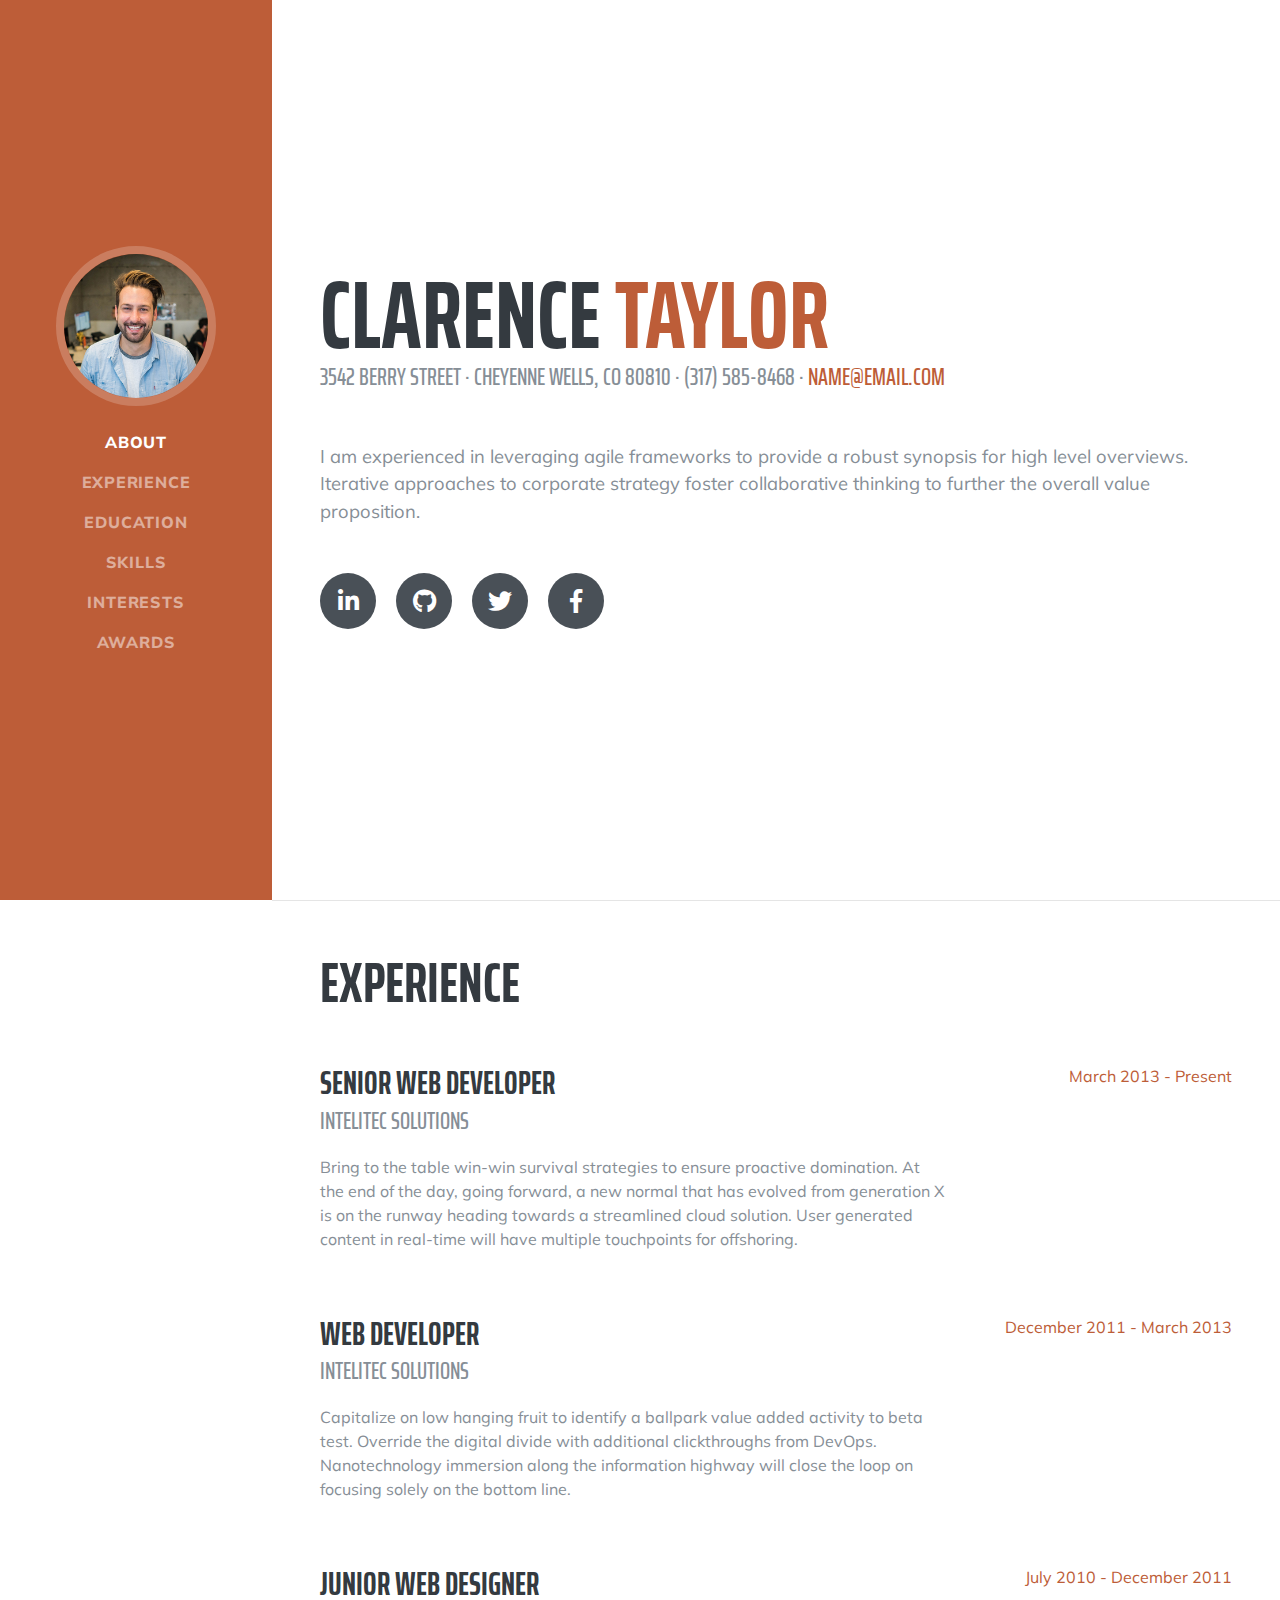
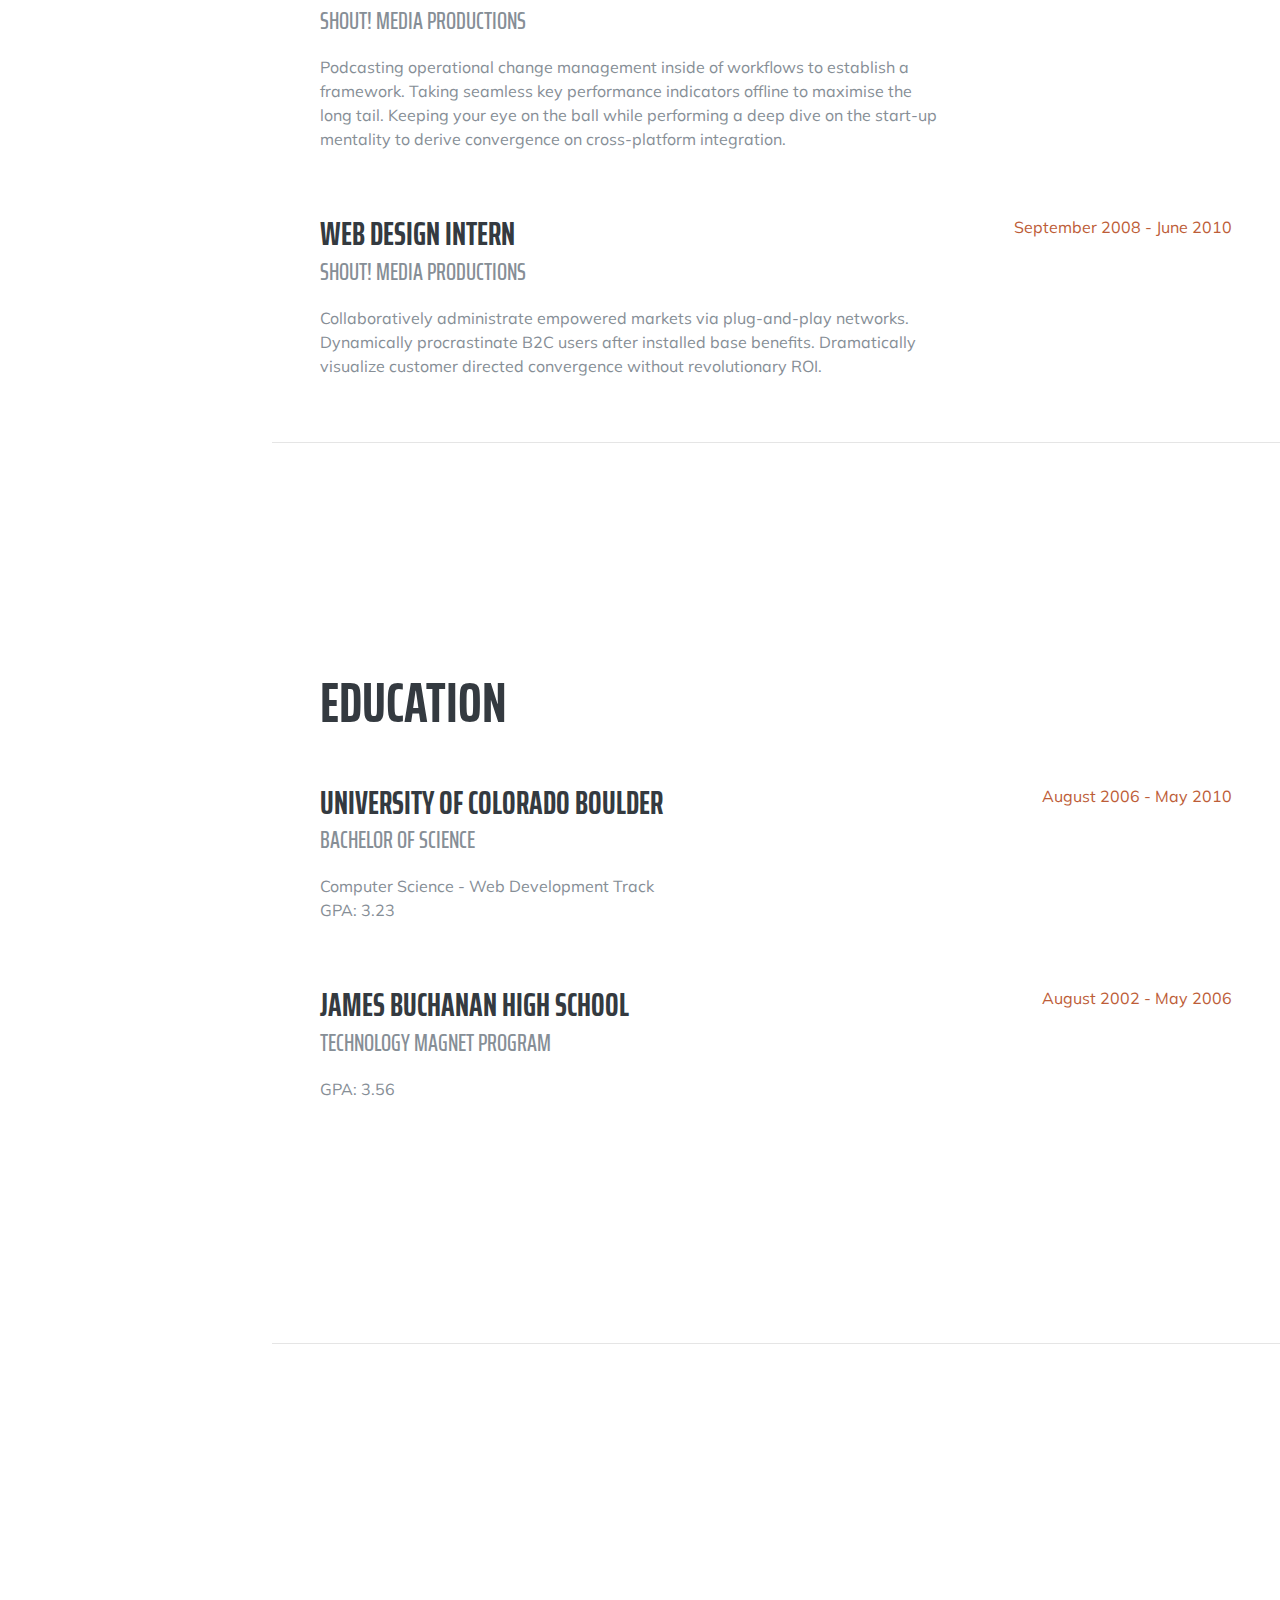
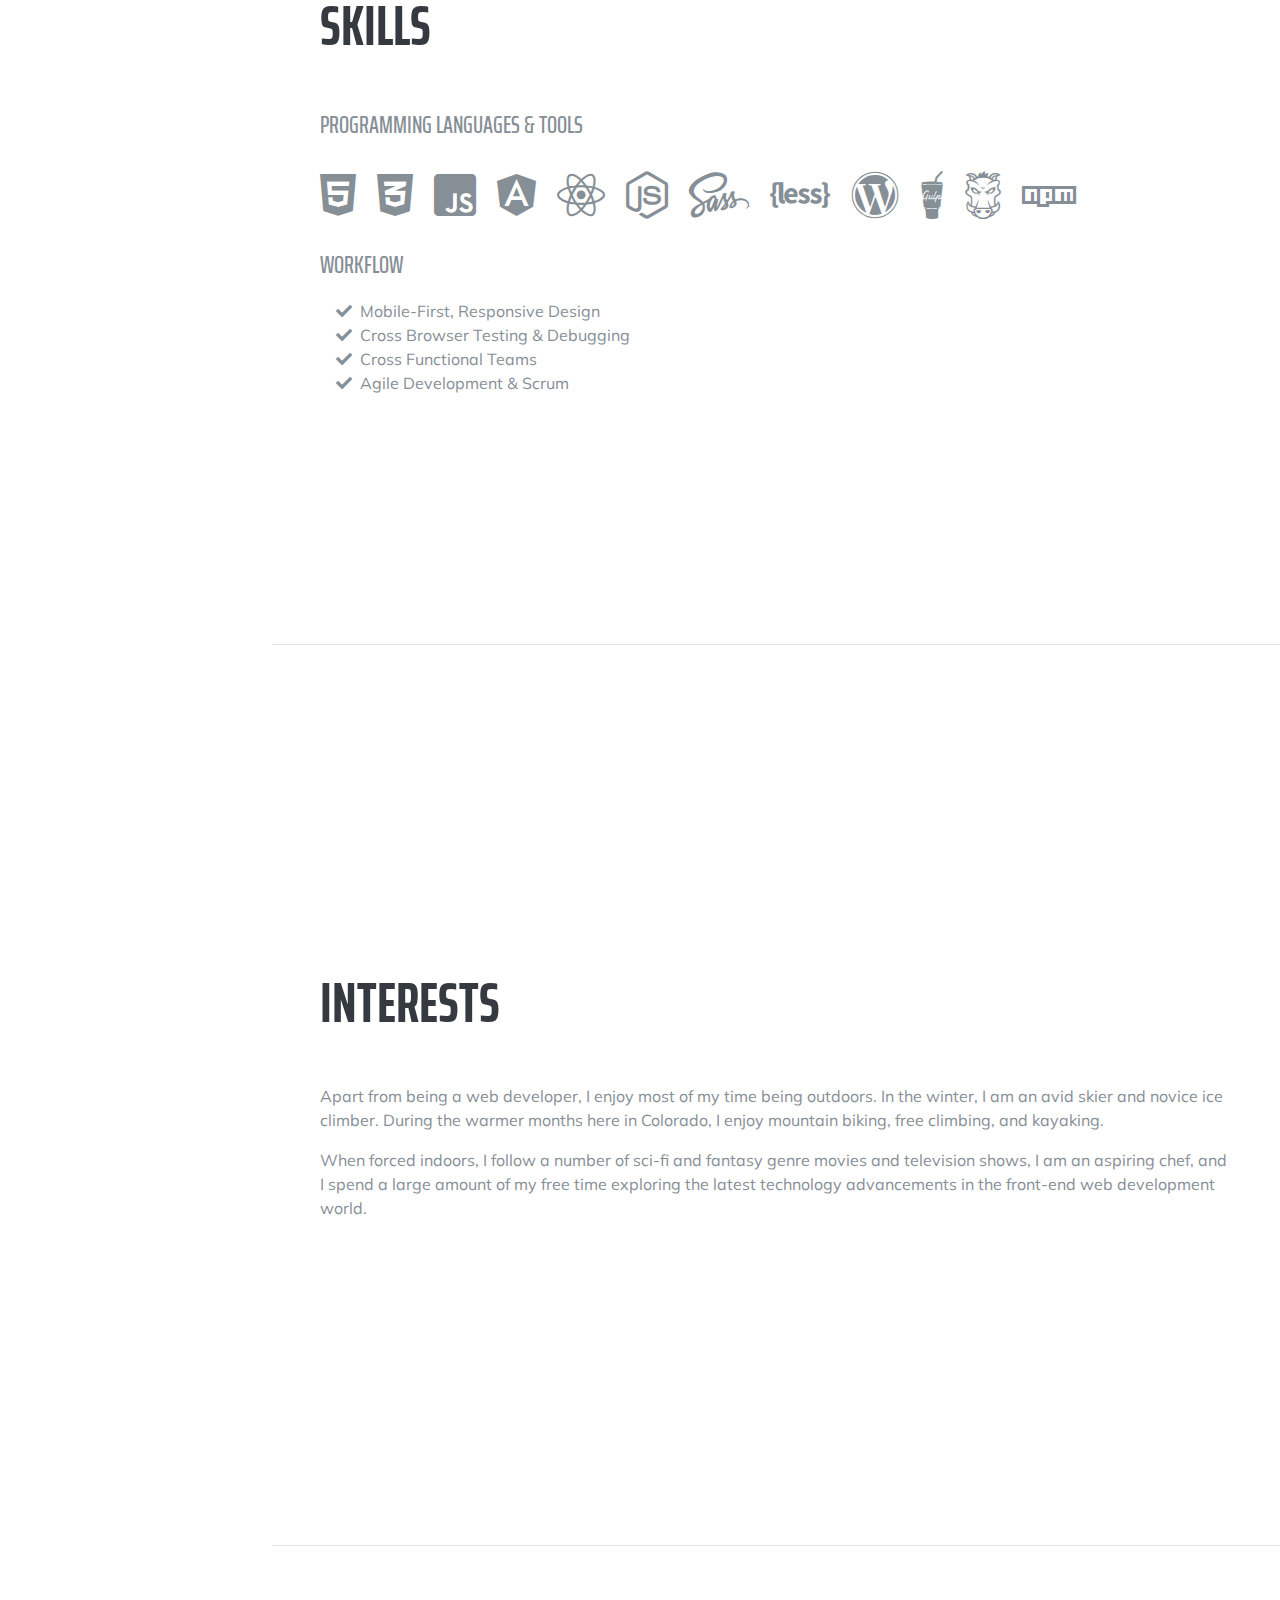
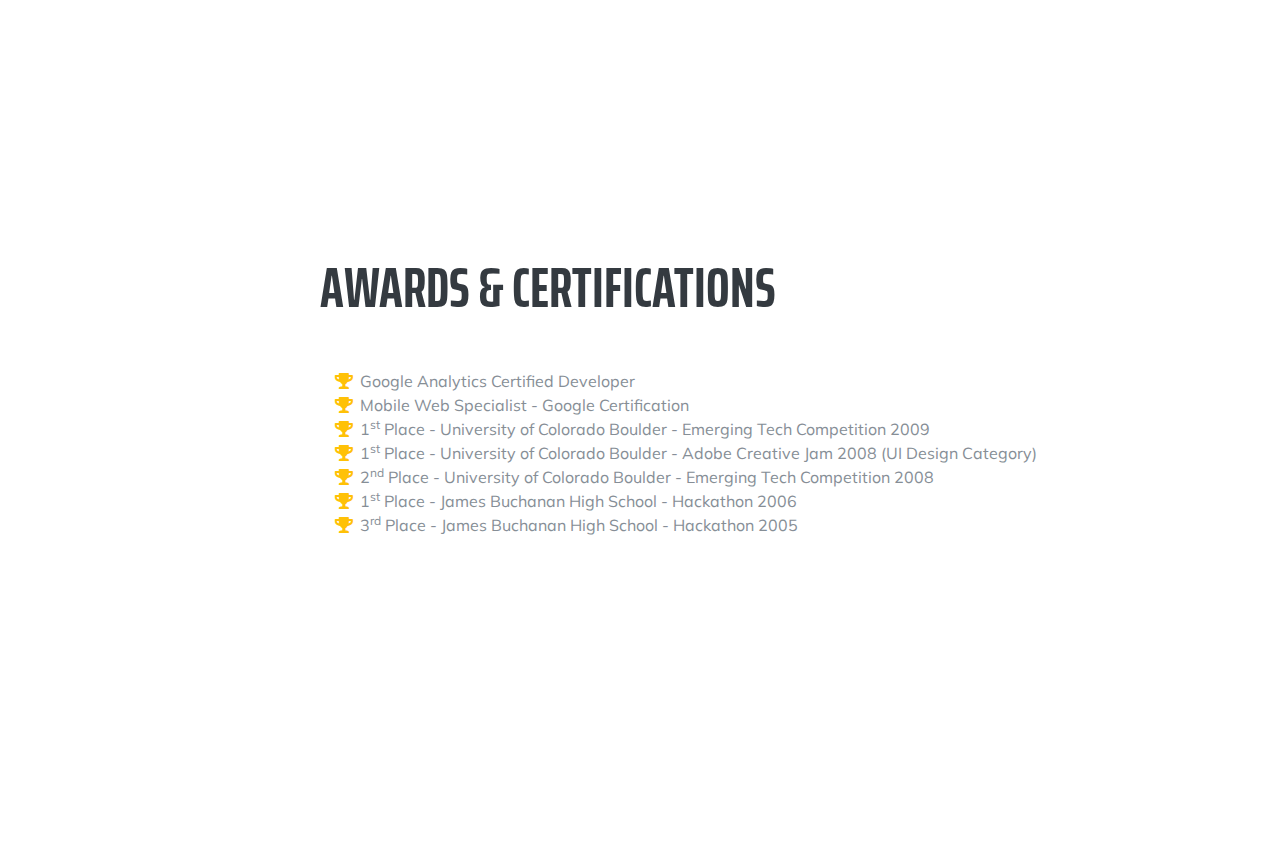
<file: startbootstrap-resume-gh-pages/index.html>
<!DOCTYPE html>
<html lang="en">

<head>

  <meta charset="utf-8">
  <meta name="viewport" content="width=device-width, initial-scale=1, shrink-to-fit=no">
  <meta name="description" content="">
  <meta name="author" content="">

  <title>Resume - Start Bootstrap Theme</title>

  <!-- Bootstrap core CSS -->
  <link href="vendor/bootstrap/css/bootstrap.min.css" rel="stylesheet">

  <!-- Custom fonts for this template -->
  <link href="https://fonts.googleapis.com/css?family=Saira+Extra+Condensed:500,700" rel="stylesheet">
  <link href="https://fonts.googleapis.com/css?family=Muli:400,400i,800,800i" rel="stylesheet">
  <link href="vendor/fontawesome-free/css/all.min.css" rel="stylesheet">

  <!-- Custom styles for this template -->
  <link href="css/resume.min.css" rel="stylesheet">

</head>

<body id="page-top">

  <nav class="navbar navbar-expand-lg navbar-dark bg-primary fixed-top" id="sideNav">
    <a class="navbar-brand js-scroll-trigger" href="#page-top">
      <span class="d-block d-lg-none">Clarence Taylor</span>
      <span class="d-none d-lg-block">
        <img class="img-fluid img-profile rounded-circle mx-auto mb-2" src="img/profile.jpg" alt="">
      </span>
    </a>
    <button class="navbar-toggler" type="button" data-toggle="collapse" data-target="#navbarSupportedContent" aria-controls="navbarSupportedContent" aria-expanded="false" aria-label="Toggle navigation">
      <span class="navbar-toggler-icon"></span>
    </button>
    <div class="collapse navbar-collapse" id="navbarSupportedContent">
      <ul class="navbar-nav">
        <li class="nav-item">
          <a class="nav-link js-scroll-trigger" href="#about">About</a>
        </li>
        <li class="nav-item">
          <a class="nav-link js-scroll-trigger" href="#experience">Experience</a>
        </li>
        <li class="nav-item">
          <a class="nav-link js-scroll-trigger" href="#education">Education</a>
        </li>
        <li class="nav-item">
          <a class="nav-link js-scroll-trigger" href="#skills">Skills</a>
        </li>
        <li class="nav-item">
          <a class="nav-link js-scroll-trigger" href="#interests">Interests</a>
        </li>
        <li class="nav-item">
          <a class="nav-link js-scroll-trigger" href="#awards">Awards</a>
        </li>
      </ul>
    </div>
  </nav>

  <div class="container-fluid p-0">

    <section class="resume-section p-3 p-lg-5 d-flex align-items-center" id="about">
      <div class="w-100">
        <h1 class="mb-0">Clarence
          <span class="text-primary">Taylor</span>
        </h1>
        <div class="subheading mb-5">3542 Berry Street · Cheyenne Wells, CO 80810 · (317) 585-8468 ·
          <a href="mailto:name@email.com">name@email.com</a>
        </div>
        <p class="lead mb-5">I am experienced in leveraging agile frameworks to provide a robust synopsis for high level overviews. Iterative approaches to corporate strategy foster collaborative thinking to further the overall value proposition.</p>
        <div class="social-icons">
          <a href="#">
            <i class="fab fa-linkedin-in"></i>
          </a>
          <a href="#">
            <i class="fab fa-github"></i>
          </a>
          <a href="#">
            <i class="fab fa-twitter"></i>
          </a>
          <a href="#">
            <i class="fab fa-facebook-f"></i>
          </a>
        </div>
      </div>
    </section>

    <hr class="m-0">

    <section class="resume-section p-3 p-lg-5 d-flex justify-content-center" id="experience">
      <div class="w-100">
        <h2 class="mb-5">Experience</h2>

        <div class="resume-item d-flex flex-column flex-md-row justify-content-between mb-5">
          <div class="resume-content">
            <h3 class="mb-0">Senior Web Developer</h3>
            <div class="subheading mb-3">Intelitec Solutions</div>
            <p>Bring to the table win-win survival strategies to ensure proactive domination. At the end of the day, going forward, a new normal that has evolved from generation X is on the runway heading towards a streamlined cloud solution. User generated content in real-time will have multiple touchpoints for offshoring.</p>
          </div>
          <div class="resume-date text-md-right">
            <span class="text-primary">March 2013 - Present</span>
          </div>
        </div>

        <div class="resume-item d-flex flex-column flex-md-row justify-content-between mb-5">
          <div class="resume-content">
            <h3 class="mb-0">Web Developer</h3>
            <div class="subheading mb-3">Intelitec Solutions</div>
            <p>Capitalize on low hanging fruit to identify a ballpark value added activity to beta test. Override the digital divide with additional clickthroughs from DevOps. Nanotechnology immersion along the information highway will close the loop on focusing solely on the bottom line.</p>
          </div>
          <div class="resume-date text-md-right">
            <span class="text-primary">December 2011 - March 2013</span>
          </div>
        </div>

        <div class="resume-item d-flex flex-column flex-md-row justify-content-between mb-5">
          <div class="resume-content">
            <h3 class="mb-0">Junior Web Designer</h3>
            <div class="subheading mb-3">Shout! Media Productions</div>
            <p>Podcasting operational change management inside of workflows to establish a framework. Taking seamless key performance indicators offline to maximise the long tail. Keeping your eye on the ball while performing a deep dive on the start-up mentality to derive convergence on cross-platform integration.</p>
          </div>
          <div class="resume-date text-md-right">
            <span class="text-primary">July 2010 - December 2011</span>
          </div>
        </div>

        <div class="resume-item d-flex flex-column flex-md-row justify-content-between">
          <div class="resume-content">
            <h3 class="mb-0">Web Design Intern</h3>
            <div class="subheading mb-3">Shout! Media Productions</div>
            <p>Collaboratively administrate empowered markets via plug-and-play networks. Dynamically procrastinate B2C users after installed base benefits. Dramatically visualize customer directed convergence without revolutionary ROI.</p>
          </div>
          <div class="resume-date text-md-right">
            <span class="text-primary">September 2008 - June 2010</span>
          </div>
        </div>

      </div>

    </section>

    <hr class="m-0">

    <section class="resume-section p-3 p-lg-5 d-flex align-items-center" id="education">
      <div class="w-100">
        <h2 class="mb-5">Education</h2>

        <div class="resume-item d-flex flex-column flex-md-row justify-content-between mb-5">
          <div class="resume-content">
            <h3 class="mb-0">University of Colorado Boulder</h3>
            <div class="subheading mb-3">Bachelor of Science</div>
            <div>Computer Science - Web Development Track</div>
            <p>GPA: 3.23</p>
          </div>
          <div class="resume-date text-md-right">
            <span class="text-primary">August 2006 - May 2010</span>
          </div>
        </div>

        <div class="resume-item d-flex flex-column flex-md-row justify-content-between">
          <div class="resume-content">
            <h3 class="mb-0">James Buchanan High School</h3>
            <div class="subheading mb-3">Technology Magnet Program</div>
            <p>GPA: 3.56</p>
          </div>
          <div class="resume-date text-md-right">
            <span class="text-primary">August 2002 - May 2006</span>
          </div>
        </div>

      </div>
    </section>

    <hr class="m-0">

    <section class="resume-section p-3 p-lg-5 d-flex align-items-center" id="skills">
      <div class="w-100">
        <h2 class="mb-5">Skills</h2>

        <div class="subheading mb-3">Programming Languages &amp; Tools</div>
        <ul class="list-inline dev-icons">
          <li class="list-inline-item">
            <i class="fab fa-html5"></i>
          </li>
          <li class="list-inline-item">
            <i class="fab fa-css3-alt"></i>
          </li>
          <li class="list-inline-item">
            <i class="fab fa-js-square"></i>
          </li>
          <li class="list-inline-item">
            <i class="fab fa-angular"></i>
          </li>
          <li class="list-inline-item">
            <i class="fab fa-react"></i>
          </li>
          <li class="list-inline-item">
            <i class="fab fa-node-js"></i>
          </li>
          <li class="list-inline-item">
            <i class="fab fa-sass"></i>
          </li>
          <li class="list-inline-item">
            <i class="fab fa-less"></i>
          </li>
          <li class="list-inline-item">
            <i class="fab fa-wordpress"></i>
          </li>
          <li class="list-inline-item">
            <i class="fab fa-gulp"></i>
          </li>
          <li class="list-inline-item">
            <i class="fab fa-grunt"></i>
          </li>
          <li class="list-inline-item">
            <i class="fab fa-npm"></i>
          </li>
        </ul>

        <div class="subheading mb-3">Workflow</div>
        <ul class="fa-ul mb-0">
          <li>
            <i class="fa-li fa fa-check"></i>
            Mobile-First, Responsive Design</li>
          <li>
            <i class="fa-li fa fa-check"></i>
            Cross Browser Testing &amp; Debugging</li>
          <li>
            <i class="fa-li fa fa-check"></i>
            Cross Functional Teams</li>
          <li>
            <i class="fa-li fa fa-check"></i>
            Agile Development &amp; Scrum</li>
        </ul>
      </div>
    </section>

    <hr class="m-0">

    <section class="resume-section p-3 p-lg-5 d-flex align-items-center" id="interests">
      <div class="w-100">
        <h2 class="mb-5">Interests</h2>
        <p>Apart from being a web developer, I enjoy most of my time being outdoors. In the winter, I am an avid skier and novice ice climber. During the warmer months here in Colorado, I enjoy mountain biking, free climbing, and kayaking.</p>
        <p class="mb-0">When forced indoors, I follow a number of sci-fi and fantasy genre movies and television shows, I am an aspiring chef, and I spend a large amount of my free time exploring the latest technology advancements in the front-end web development world.</p>
      </div>
    </section>

    <hr class="m-0">

    <section class="resume-section p-3 p-lg-5 d-flex align-items-center" id="awards">
      <div class="w-100">
        <h2 class="mb-5">Awards &amp; Certifications</h2>
        <ul class="fa-ul mb-0">
          <li>
            <i class="fa-li fa fa-trophy text-warning"></i>
            Google Analytics Certified Developer</li>
          <li>
            <i class="fa-li fa fa-trophy text-warning"></i>
            Mobile Web Specialist - Google Certification</li>
          <li>
            <i class="fa-li fa fa-trophy text-warning"></i>
            1<sup>st</sup>
            Place - University of Colorado Boulder - Emerging Tech Competition 2009</li>
          <li>
            <i class="fa-li fa fa-trophy text-warning"></i>
            1<sup>st</sup>
            Place - University of Colorado Boulder - Adobe Creative Jam 2008 (UI Design Category)</li>
          <li>
            <i class="fa-li fa fa-trophy text-warning"></i>
            2<sup>nd</sup>
            Place - University of Colorado Boulder - Emerging Tech Competition 2008</li>
          <li>
            <i class="fa-li fa fa-trophy text-warning"></i>
            1<sup>st</sup>
            Place - James Buchanan High School - Hackathon 2006</li>
          <li>
            <i class="fa-li fa fa-trophy text-warning"></i>
            3<sup>rd</sup>
            Place - James Buchanan High School - Hackathon 2005</li>
        </ul>
      </div>
    </section>

  </div>

  <!-- Bootstrap core JavaScript -->
  <script src="vendor/jquery/jquery.min.js"></script>
  <script src="vendor/bootstrap/js/bootstrap.bundle.min.js"></script>

  <!-- Plugin JavaScript -->
  <script src="vendor/jquery-easing/jquery.easing.min.js"></script>

  <!-- Custom scripts for this template -->
  <script src="js/resume.min.js"></script>

</body>

</html>
</file>
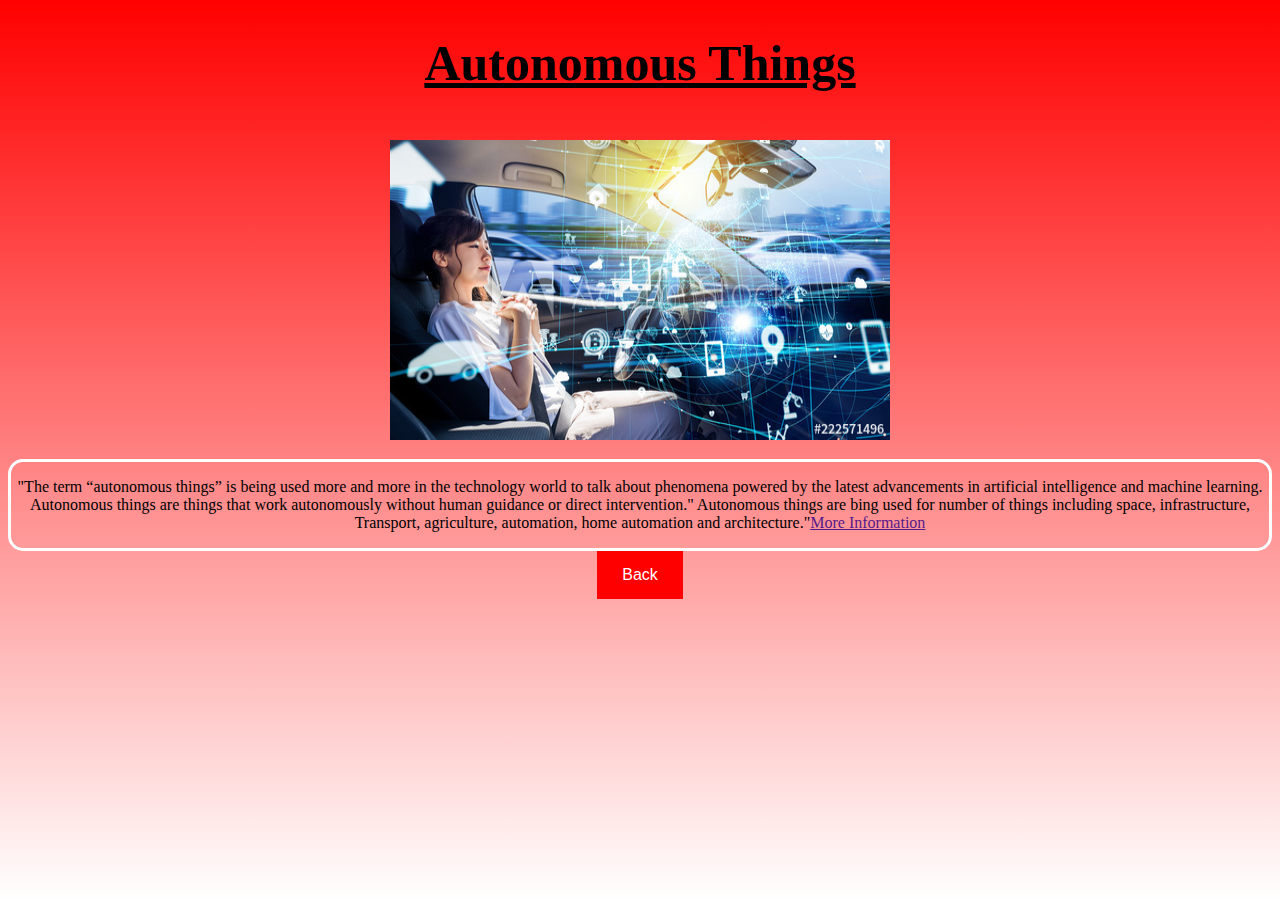
<file: Autonomouse.html>
<!DOCTYPE html>
<!--
To change this license header, choose License Headers in Project Properties.
To change this template file, choose Tools | Templates
and open the template in the editor.
-->
<html>
    <head>
        <title>Autonomous Things</title>
        <style>
            body{
               background-color:white;
               Background: Linear-gradient(to top,White,red)fixed; 
            }
            h1{
                color:black;
                text-align: center;
                font: Helvetica;
                font-size: 50px;               
            }
             .Content{
                color:black;
                text-align:center;
                border-style: solid;
                border-color:white;
                border-radius: 15px;
            }
            img{
                margin: 15px;
            }
            .button {
                background-color:red;
                border: none;
                color: white;
                padding: 15px 25px;
                text-align: center;
                font-size: 16px;
                cursor: pointer;
            }
        </style>
    </head>
    <body>
        <h1><u>Autonomous Things</u></h1>
        <center>
        <img src="Auto.jpg" width="500" height="300">
    </center>
    <div class="Content"><p>"The term “autonomous things” is being used more and more in the technology world to talk about phenomena powered by the latest advancements in artificial intelligence and machine learning. Autonomous things are things that work autonomously without human guidance or direct intervention." Autonomous things are bing used for number of things including space, infrastructure, Transport, agriculture, automation, home automation and architecture."<a href="">More Information</a></p></div>
        
        
        <!-- https://www.techopedia.com/definition/33723/autonomous-things
        
        -->
        <center>
            <a href ="Consulting.html" >
          <button class="button" type="button">Back</button>
            </a>
        </center>
    </body>
</html>
</file>
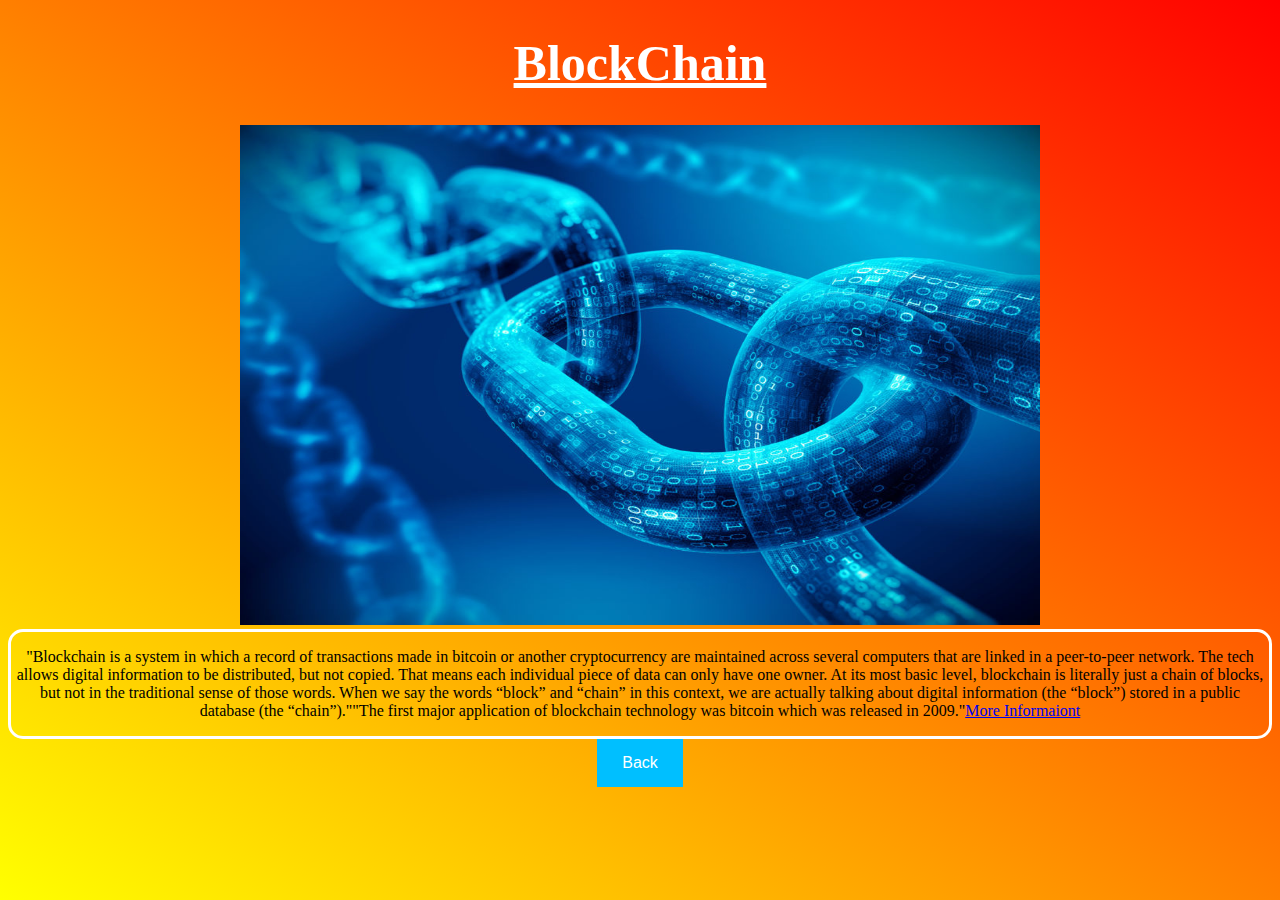
<file: Blockchain.html>
<!DOCTYPE html>
<!--
To change this license header, choose License Headers in Project Properties.
To change this template file, choose Tools | Templates
and open the template in the editor.
-->
<html>
    <head>
        <title>Blockchain</title>
        <style>
            body{
                background-color:red;
                Background: Linear-gradient(to bottom left,red,yellow)fixed;
            }
            H1 {
                color:White;
                text-align: center;
                font: Helvetica;
                font-size: 50px;
            }
            
            .Content{
                color:black;
                text-align:center;
                border-style: solid;
                border-color:white;
                border-radius: 15px;
            }
            .button {
                background-color:#00BFFF;
                border: none;
                color: white;
                padding: 15px 25px;
                text-align: center;
                font-size: 16px;
                cursor: pointer;
            }
        </style>
    </head>
    <body>
        <H1><u>BlockChain</u></H1>
    <center>
        <img src="Blockchain.jpg" style="width:800px;height:500px;">
    </center>
    <div class="Content"><p>"Blockchain is a system in which a record of transactions made in bitcoin or another cryptocurrency are maintained across several computers that are linked in a peer-to-peer network. The tech allows digital information to be distributed, but not copied. That means each individual piece of data can only have one owner. At its most basic level, blockchain is literally just a chain of blocks, but not in the traditional sense of those words. When we say the words “block” and “chain” in this context, we are actually talking about digital information (the “block”) stored in a public database (the “chain”).""The first major application of blockchain technology was bitcoin which was released in 2009."<a href="https://www.blockchain.com/">More Informaiont</a> </p></div>
        <!--https://www.cnbc.com/2018/06/18/blockchain-what-is-it-and-how-does-it-work.html
        https://www.investopedia.com/terms/b/blockchain.asp -->
        
        <center>
            <a href ="Consulting.html" >
          <button class="button" type="button">Back</button>
            </a>
        </center>
        
    </body>
</html>
</file>
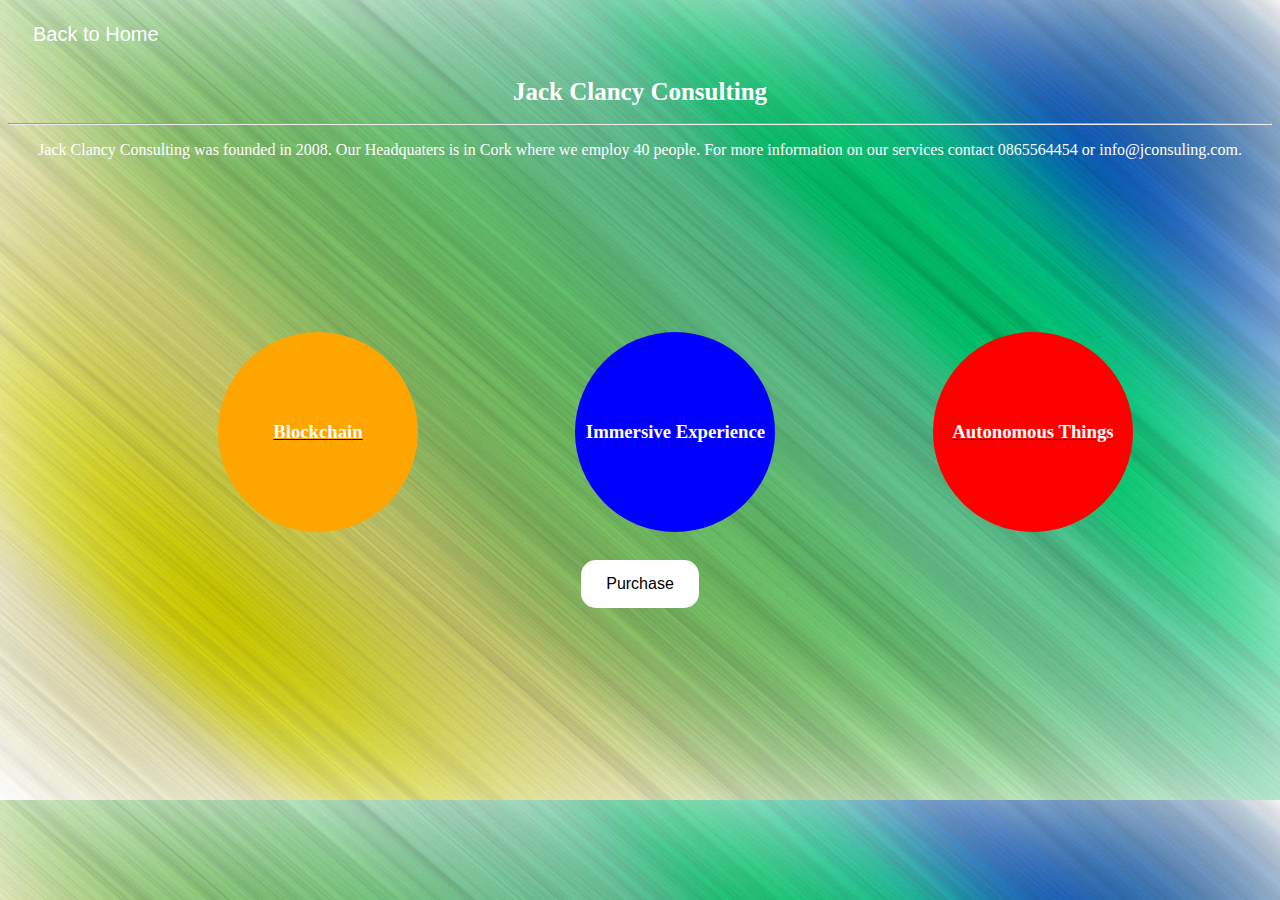
<file: Consulting.html>
<!DOCTYPE html>
<!--
To change this license header, choose License Headers in Project Properties.
To change this template file, choose Tools | Templates
and open the template in the editor.
-->
<html>
    <head>
        <title>Consulting services</title>
        <style>
            body {
                background-image: url("Background2.jpg");
                background-size: cover;
               
            } 
            
            h3{
                color:white;
            }
            
           .badge2 {
            height: 200px;
            width: 200px;
            display: table-cell;
            text-align: center;
            vertical-align: middle;
            border-radius: 50%; /* may require vendor prefixes */
            background:blue;
            align:left;
                } 
 .badge3 {
  height: 200px;
  width: 200px;
  display: table-cell;
  text-align: center;
  vertical-align: middle;
  border-radius: 50%; /* may require vendor prefixes */
  background:red;
  align:left;
}

.badge1 {
  height: 200px;
  width: 200px;
  display: table-cell;
  text-align: center;
  vertical-align: middle;
  border-radius: 50%; /* may require vendor prefixes */
  background:orange;
  align:left;
}

h1{
    font-size:25px;
    color: White;
    font:Helvetica;
}

p{
    color: White;
}
table{
    margin-left : 205px;
    margin-top: 150px;
}
.button1 {
                background-color:White;
                border: none;
                border-radius: 15px;
                color: Black;
                padding: 15px 25px;
                text-align: center;
                font-size: 16px;
                cursor: pointer;                             
            }
.button2 {
                background-color:transparent;
                border: none;
                border-radius: 15px;
                color: white;
                padding: 15px 25px;
                text-align: center;
                font-size: 20px;
                cursor: pointer;
            }  
            
            
        </style>
    </head>
    <body>

            <a href ="Index.php" >
          <button Float="Left" class="button2" type="button">Back to Home</button>
            </a>    
    <center>
        <h1> Jack Clancy Consulting </h1>
        <hr>
        <p> Jack Clancy Consulting was founded in 2008. Our Headquaters is in Cork where we employ 40 people. For more information on our services contact <a color="red">0865564454<a> or <a color="red"> info@jconsuling.com.<a>
    </center>
        
        
        <div class="table">
            <table style="width:85%">
                <tr>
                    <td><a href="Blockchain.html">
                        <h3> <div class="badge1">Blockchain</div></h3>
                        </a></td>
                     
                    <td><a href="Immersive.html">
                        <h3> <div class="badge2">Immersive Experience</div> </h3>
                        </a></td>
                     
                    <td><a href="Autonomouse.html">
                        <h3> <div class="badge3">Autonomous Things</div> </h3>
                        </a></td>
                </tr>
                
                <tr>
                    <td><a href="https://www.blockchain.com/">
                            
                        </a>
                
            
                
               
            </table>
        </div>
    <center>
        <a href="eBus1.php">
       <button class="button1" type="button">Purchase</button> 
        </a>
    </center>
        
    
    </body>
</html>
</file>
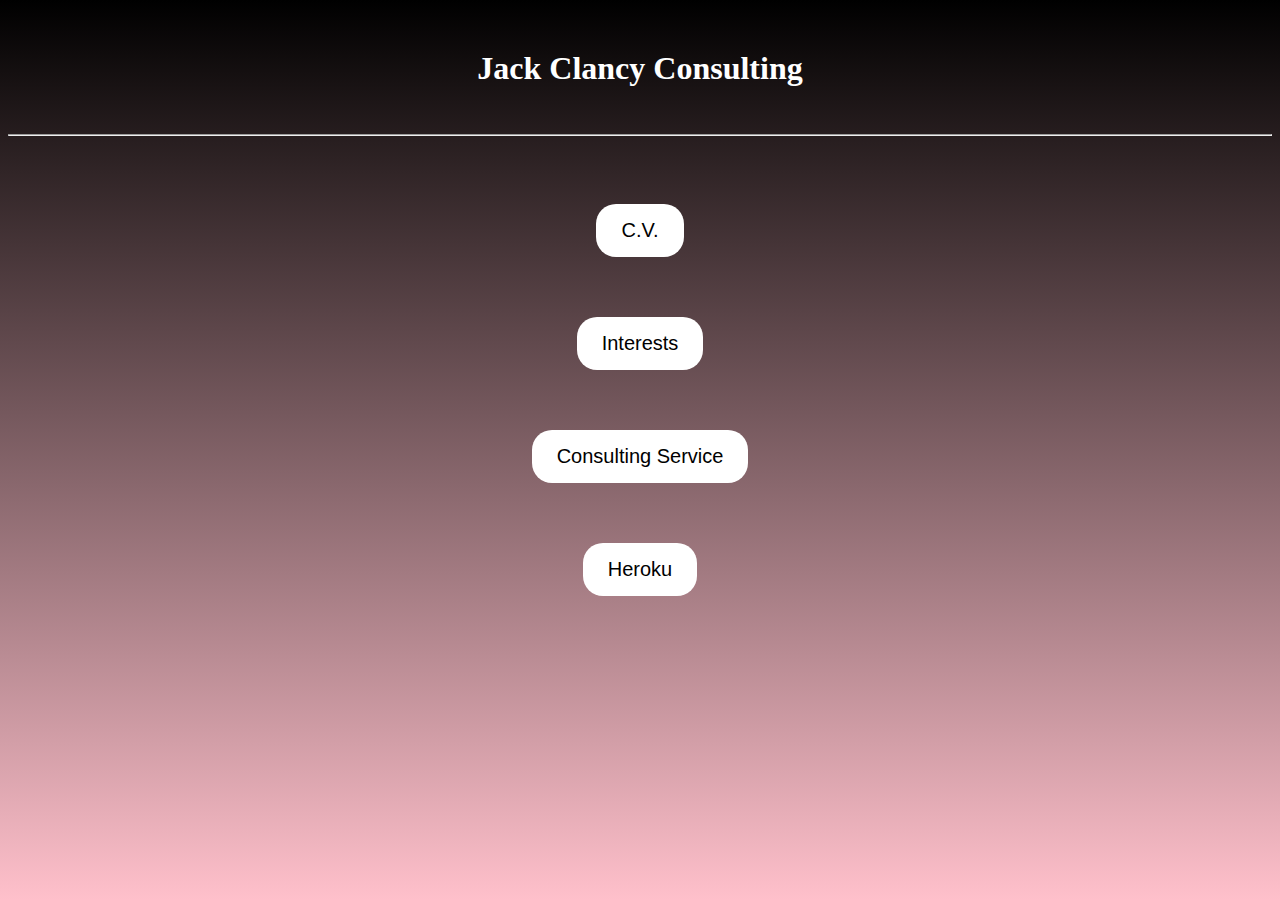
<file: Home.html>
<!DOCTYPE html>
<!--
To change this license header, choose License Headers in Project Properties.
To change this template file, choose Tools | Templates
and open the template in the editor.
-->
<html>
    <head>
        <title>Home Page</title>
        <meta charset="UTF-8">
        <meta name="viewport" content="width=device-width, initial-scale=1.0">
        <style>
            body{
                background-color:black;
                background: linear-gradient(to bottom,Black,pink)fixed;
            }
            h1{
                color:white;
                margin-top:50px;
            }
                .button {
                background-color:White;
                border: red;
                border-radius: 20px;
                color: black;
                padding: 15px 25px;
                text-align: center;
                font-size: 20px;
                cursor: pointer;
                margin-top:60px;
            }
            
            
            
        </style>
    </head>
    <body>
        <center>
            <h1>Jack Clancy Consulting</h1>
        </center>
    <br>
    <hr>
    <center>
            <a href="index.html">
                <button class="button" type="button">C.V.</button> 
            </a>
    </center>
    
    <center>
            <a href="tiltedpage_scroll_demo.html">
                <button class="button" type="button">Interests</button> 
            </a>
    </center>
    
    <center>
            <a href="Consulting.html">
                <button class="button" type="button">Consulting Service</button> 
            </a>        
    </center>       
 
    <center>
        <button class="button" type="button">Heroku</button>
    </center>
    </body>
</html>
</file>
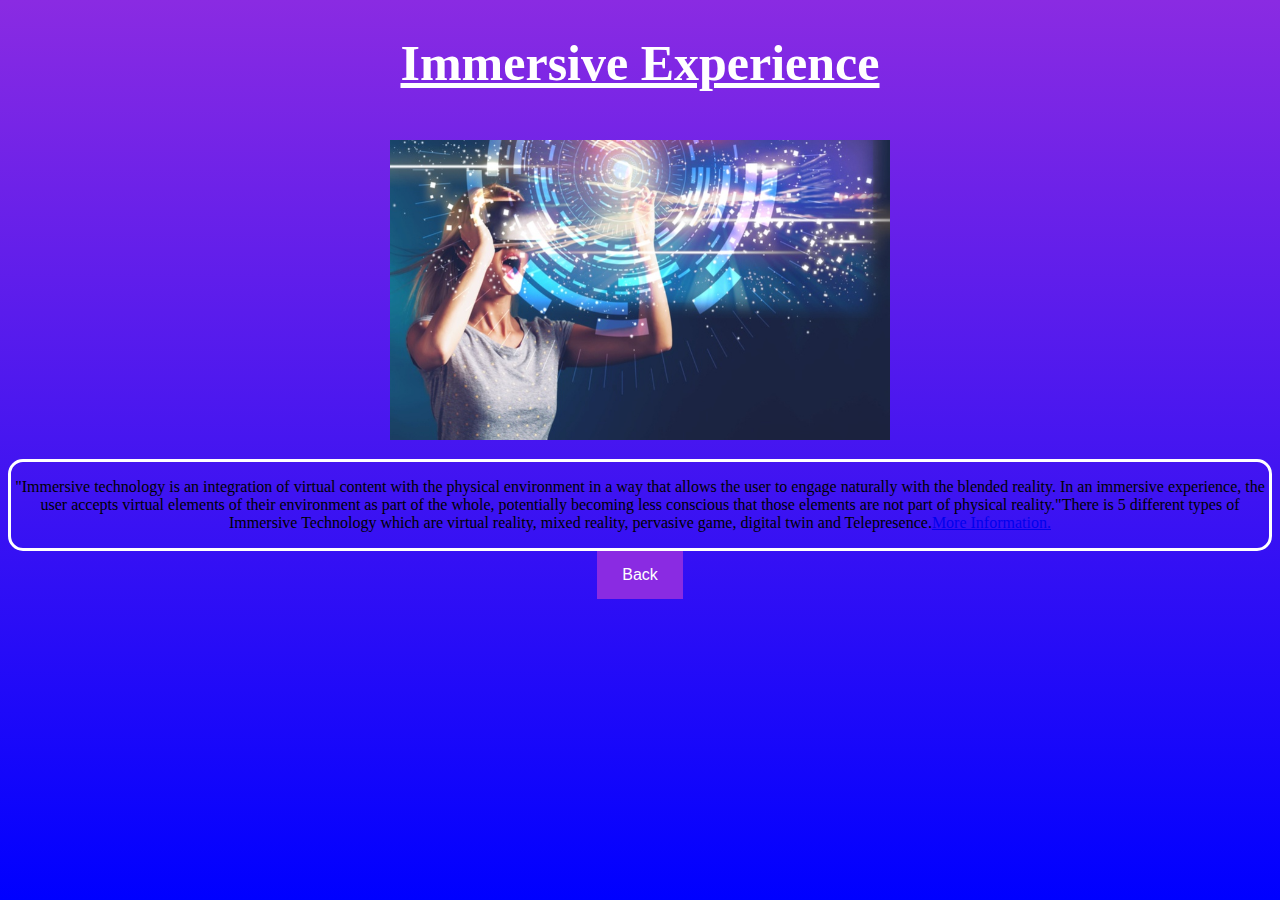
<file: Immersive.html>
<!DOCTYPE html>
<!--
To change this license header, choose License Headers in Project Properties.
To change this template file, choose Tools | Templates
and open the template in the editor.
-->
<html>
    <head>
        <title>Immersive Experience</title>
        <style>
            body{
               background-color:blueviolet;
               Background: Linear-gradient(to bottom,Blueviolet,blue)fixed; 
            }
            h1{
                color:White;
                text-align: center;
                font: Helvetica;
                font-size: 50px;               
            }
             .Content{
                color:black;
                text-align:center;
                border-style: solid;
                border-color:white;
                border-radius: 15px;
            }
            img{
                margin: 15px;
            }
            .button {
                background-color:blueviolet;
                border: none;
                color: white;
                padding: 15px 25px;
                text-align: center;
                font-size: 16px;
                cursor: pointer;
            }
        </style>
    <body>
        <h1><u>Immersive Experience</u></h1>
    <center>
        <img src="Immersive.jpg" width="500" height="300">
    </center>
    <div class="Content"><p>"Immersive technology is an integration of virtual content with the physical environment in a way that allows the user to engage naturally with the blended reality.  In an immersive experience, the user accepts virtual elements of their environment as part of the whole, potentially becoming less conscious that those elements are not part of physical reality."There is 5 different types of Immersive Technology which are virtual reality, mixed reality, pervasive game, digital twin and Telepresence.<a href="https://www.qualcomm.com/invention/cognitive-technologies/immersive-experiences">More Information.</a></p></div>
        
        <center>
            <a href ="Consulting.html" >
          <button class="button" type="button">Back</button>
            </a>
        </center>
        
        <!--https://whatis.techtarget.com/definition/immersive-technology
            https://simplicable.com/new/immersive-technology
        -->
    </body>
</html>
</file>
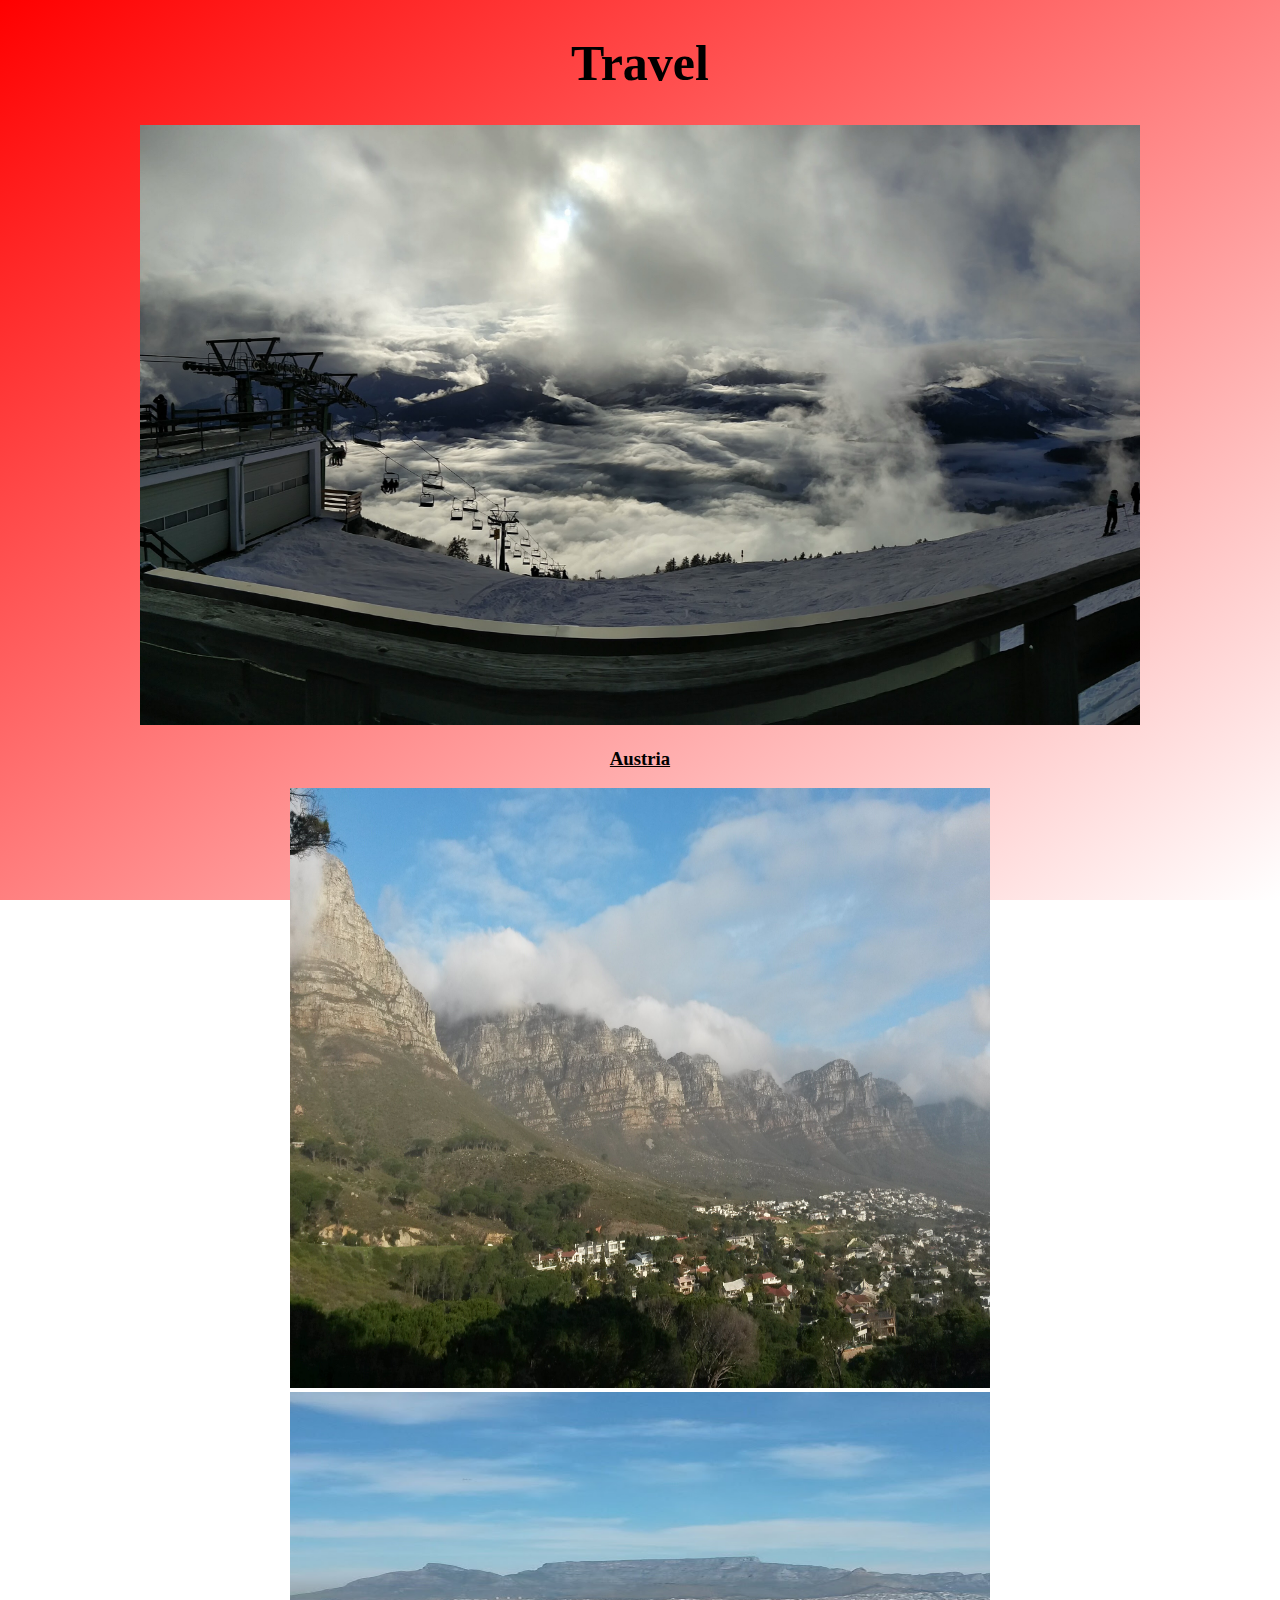
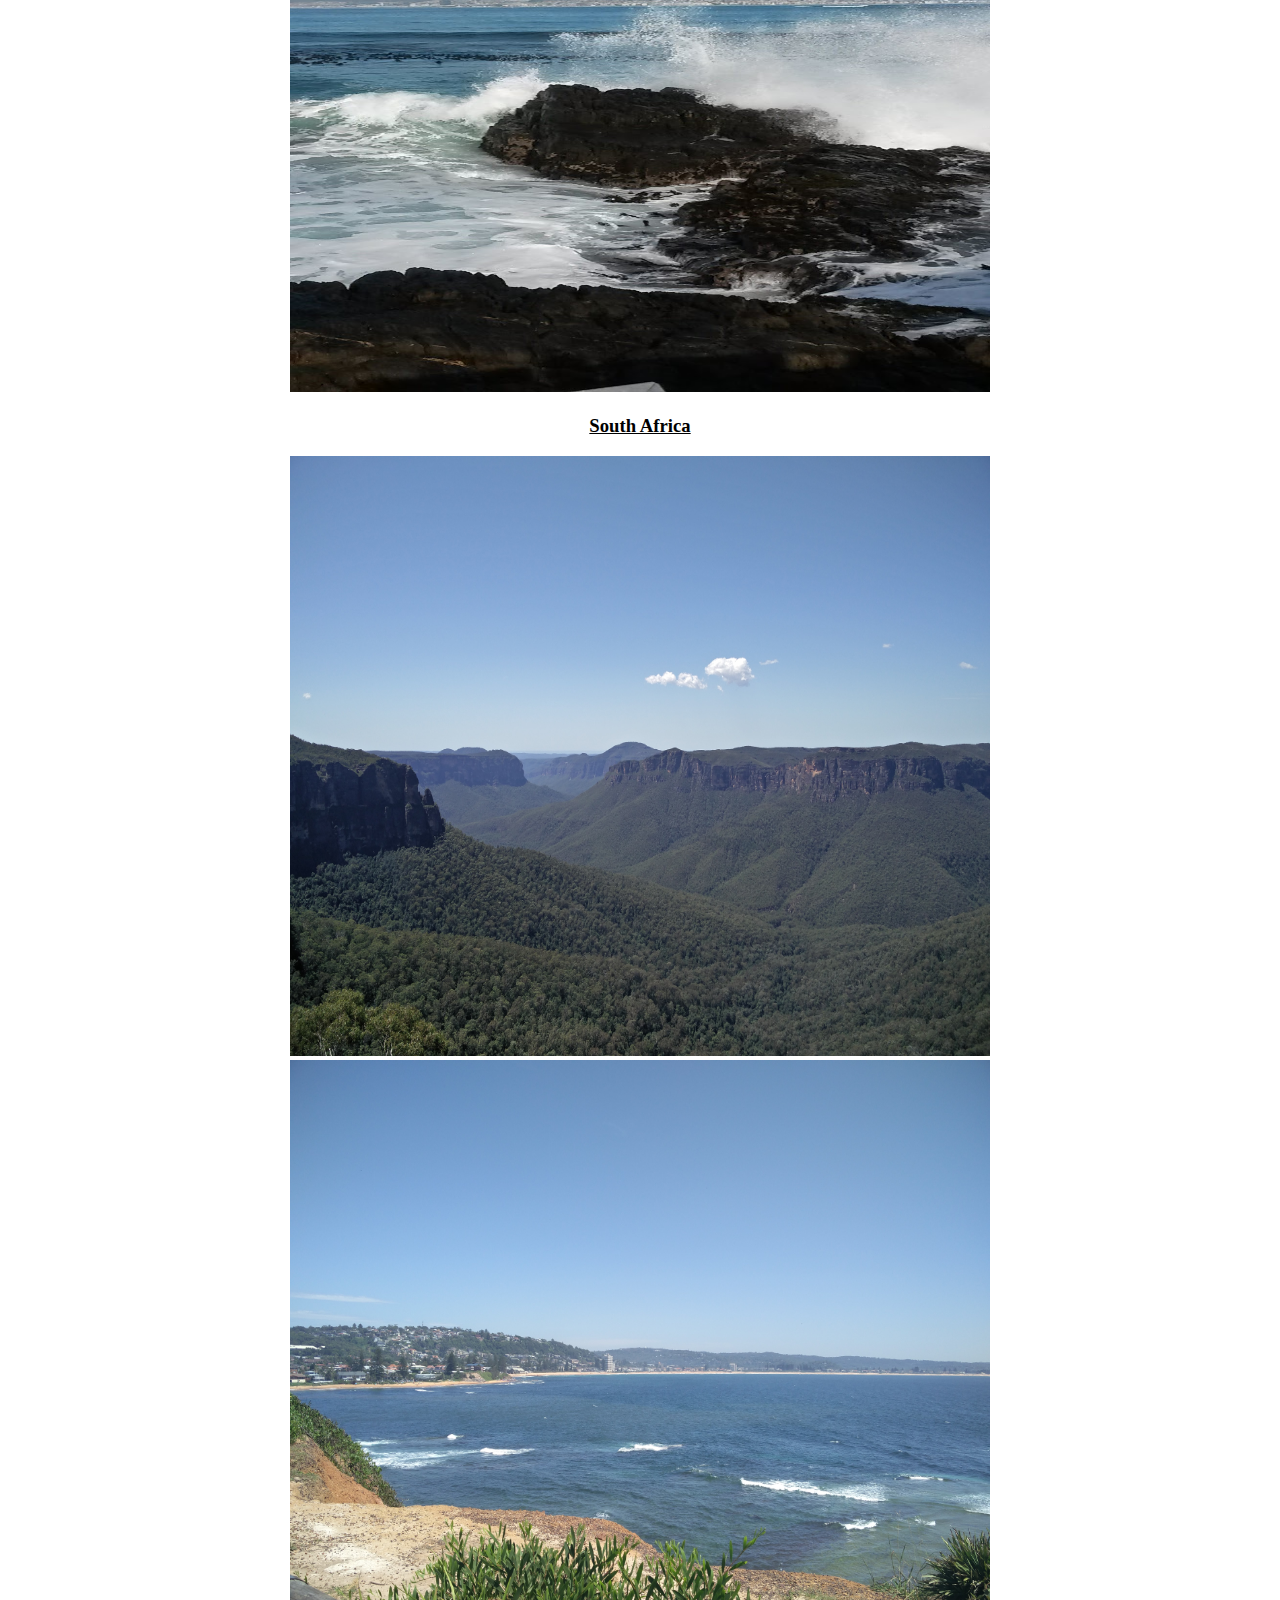
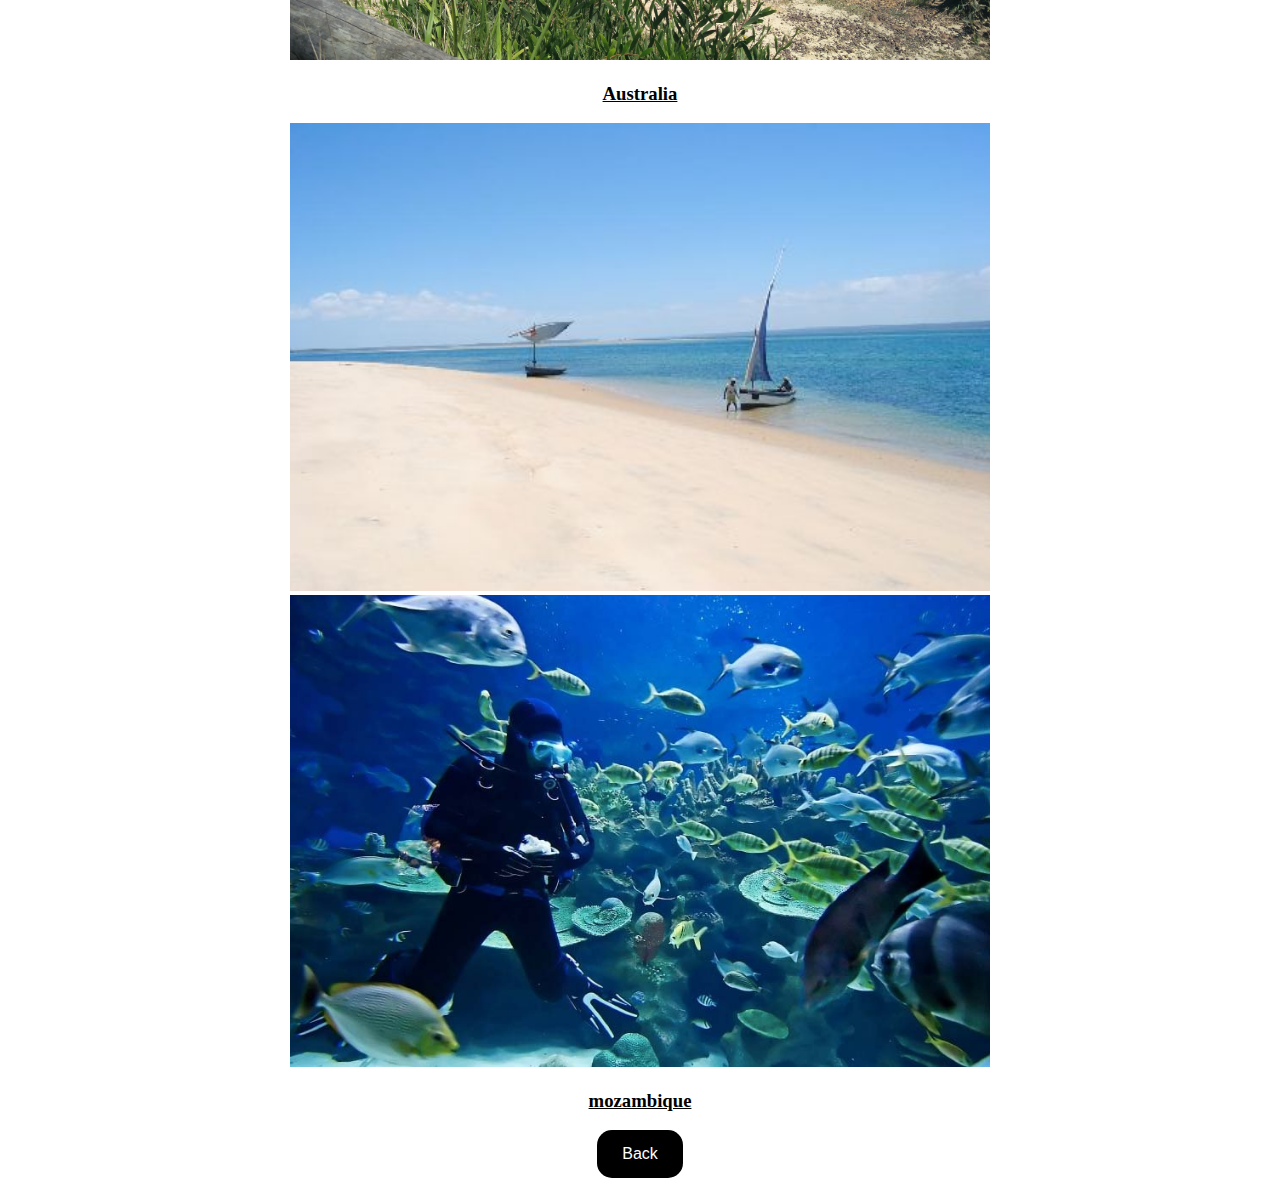
<file: Travel.html>
<!DOCTYPE html>
<!--
To change this license header, choose License Headers in Project Properties.
To change this template file, choose Tools | Templates
and open the template in the editor.
-->
<html>
    <head>
        <title>Travel</title>
        <Style>
            Body {
                background-color: red;
                Background: linear-gradient(to bottom right,red,white)fixed;
                text-align: center;
               
            }
            H1 {
                color:Black;
                text-align: center;
                font: Helvetica;
                font-size: 50px;
             
            }
            
            h3{
                text-align: center;
                border:
                    
            }
            
            p {
                font-size: 25px;
                color: Black;
                text-allign: center;
                border: 2px dotted black;
                border-radius: 5px;                     
            }
            .button {
                background-color:black;
                border: none;
                border-radius: 15px;
                color: white;
                padding: 15px 25px;
                text-align: center;
                font-size: 16px;
                cursor: pointer;
            }
          
            
            
        </Style>
            
    </head>
    <body>
       
        <h1><b>Travel</b></h1>
        <a href="https://www.mayrhofen.at/en/winter-holiday-family/skiing-snowboarding-zillertal/" >
        <img src="Mayerhofen.jpg" style="width:1000px;height:600px;" >
        </a>
        <h3><u>Austria</u></h3>
        <a href="http://www.capetown.travel/" >
        <img src="TableMountain.jpg" style="width:700px;height:600px;" >
        <img src="RobinIsland.jpg" style="width:700px;height:600px;" >
        </a>
        <h3><u>South Africa</u></h3>
        <a href="https://www.australia.com/en-us" >
        <img src="BlueMountains.jpg" style="width:700px;height:600px;" >
        <img src="Aus.jpg" style="width:700px;height:600px;">
        </a>
        <h3><u>Australia</u></h3>
        <a href="https://www.lonelyplanet.com/mozambique" >
        <img src="Inhambane.jpg" style="width:700px;heigth:600px;">
        <img src="Scuba.jpg" style="width:700px;heigth:600px;">
        </a>
        <h3><u>mozambique</u><h3>
         
        
        <center>
            <a href ="tiltedpage_scroll_demo.html" >
          <button class="button" type="button">Back</button>
            </a>
        </center>
     
        
        
        
        
    </body>
</html>
</file>
<file: startbootstrap-resume-gh-pages/css/resume.min.css>
/*!
 * Start Bootstrap - Resume v5.0.3 (https://startbootstrap.com/template-overviews/resume)
 * Copyright 2013-2019 Start Bootstrap
 * Licensed under MIT (https://github.com/BlackrockDigital/startbootstrap-resume/blob/master/LICENSE)
 */body{font-family:Muli,-apple-system,BlinkMacSystemFont,'Segoe UI',Roboto,'Helvetica Neue',Arial,sans-serif,'Apple Color Emoji','Segoe UI Emoji','Segoe UI Symbol','Noto Color Emoji';padding-top:54px;color:#868e96}@media (min-width:992px){body{padding-top:0;padding-left:17rem}}h1,h2,h3,h4,h5,h6{font-family:'Saira Extra Condensed',-apple-system,BlinkMacSystemFont,'Segoe UI',Roboto,'Helvetica Neue',Arial,sans-serif,'Apple Color Emoji','Segoe UI Emoji','Segoe UI Symbol','Noto Color Emoji';font-weight:700;text-transform:uppercase;color:#343a40}h1{font-size:6rem;line-height:5.5rem}h2{font-size:3.5rem}h3{font-size:2rem}p.lead{font-size:1.15rem;font-weight:400}.subheading{text-transform:uppercase;font-weight:500;font-family:'Saira Extra Condensed',-apple-system,BlinkMacSystemFont,'Segoe UI',Roboto,'Helvetica Neue',Arial,sans-serif,'Apple Color Emoji','Segoe UI Emoji','Segoe UI Symbol','Noto Color Emoji';font-size:1.5rem}.social-icons a{display:inline-block;height:3.5rem;width:3.5rem;background-color:#495057;color:#fff!important;border-radius:100%;text-align:center;font-size:1.5rem;line-height:3.5rem;margin-right:1rem}.social-icons a:last-child{margin-right:0}.social-icons a:hover{background-color:#bd5d38}.dev-icons{font-size:3rem}.dev-icons .list-inline-item i:hover{color:#bd5d38}#sideNav .navbar-nav .nav-item .nav-link{font-weight:800;letter-spacing:.05rem;text-transform:uppercase}#sideNav .navbar-toggler:focus{outline-color:#d48a6e}@media (min-width:992px){#sideNav{text-align:center;position:fixed;top:0;left:0;display:-webkit-box;display:-ms-flexbox;display:flex;-webkit-box-orient:vertical;-webkit-box-direction:normal;-ms-flex-direction:column;flex-direction:column;width:17rem;height:100vh}#sideNav .navbar-brand{display:-webkit-box;display:-ms-flexbox;display:flex;margin:auto auto 0;padding:.5rem}#sideNav .navbar-brand .img-profile{max-width:10rem;max-height:10rem;border:.5rem solid rgba(255,255,255,.2)}#sideNav .navbar-collapse{display:-webkit-box;display:-ms-flexbox;display:flex;-webkit-box-align:start;-ms-flex-align:start;align-items:flex-start;-webkit-box-flex:0;-ms-flex-positive:0;flex-grow:0;width:100%;margin-bottom:auto}#sideNav .navbar-collapse .navbar-nav{-webkit-box-orient:vertical;-webkit-box-direction:normal;-ms-flex-direction:column;flex-direction:column;width:100%}#sideNav .navbar-collapse .navbar-nav .nav-item{display:block}#sideNav .navbar-collapse .navbar-nav .nav-item .nav-link{display:block}}section.resume-section{padding-top:5rem!important;padding-bottom:5rem!important;max-width:75rem}section.resume-section .resume-item .resume-date{min-width:none}@media (min-width:768px){section.resume-section{min-height:100vh}section.resume-section .resume-item .resume-date{min-width:18rem}}@media (min-width:992px){section.resume-section{padding-top:3rem!important;padding-bottom:3rem!important}}.bg-primary{background-color:#bd5d38!important}.text-primary{color:#bd5d38!important}a{color:#bd5d38}a:active,a:focus,a:hover{color:#824027}
</file>
